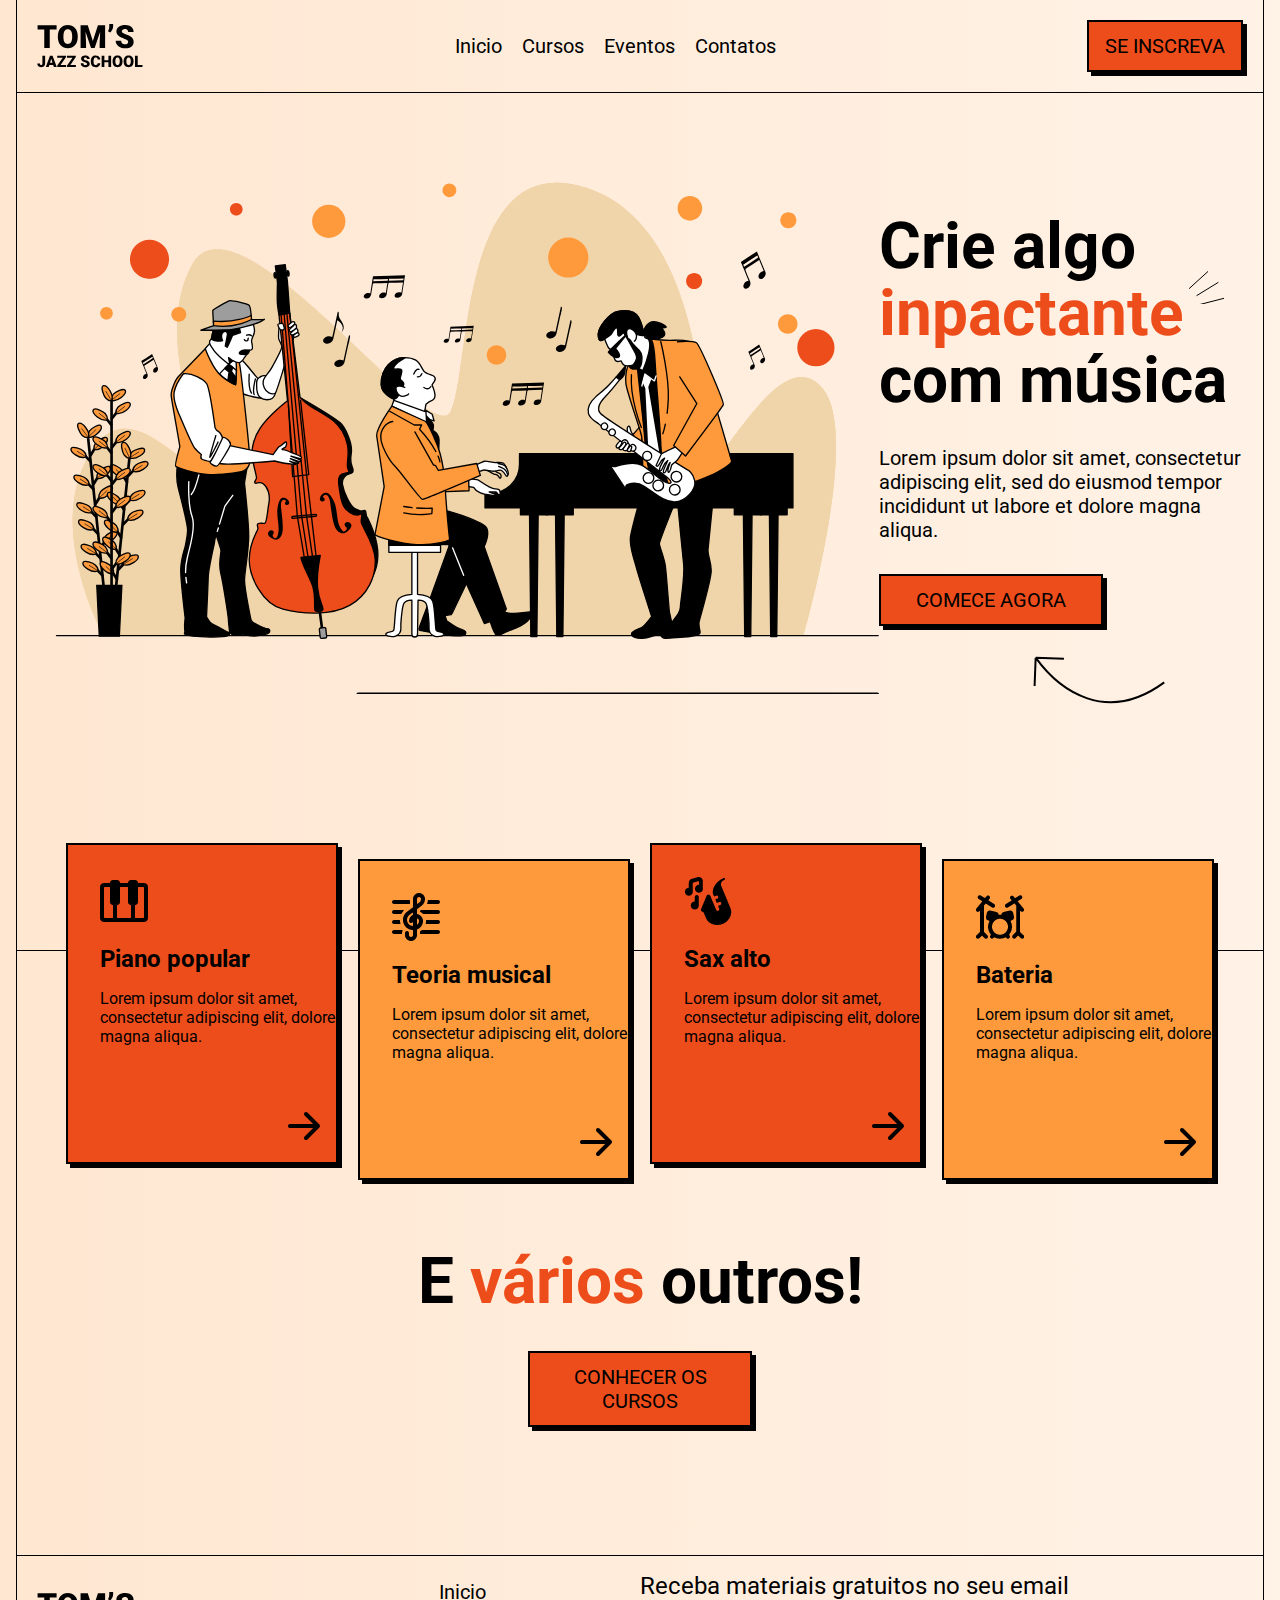
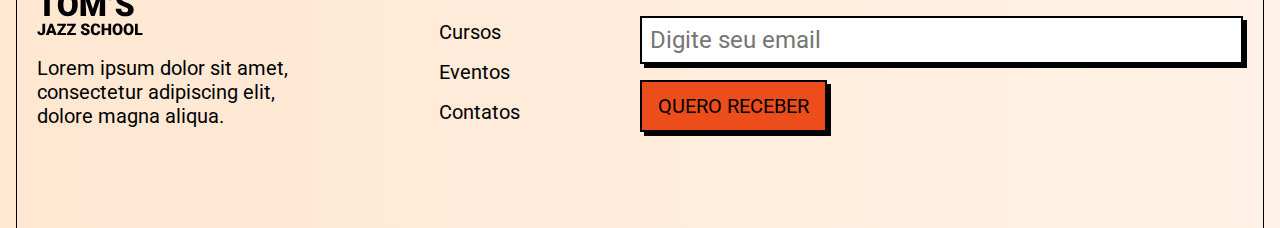
<file: index.html>
<!DOCTYPE html>
<html lang="en">
<head>
    <meta charset="UTF-8">
    <meta name="viewport" content="width=device-width, initial-scale=1.0">
    <title>Tom's Jazz School</title>
    <link rel="stylesheet" href="style.css">
</head>
<body>
    <header>
        <div class="container">
            <img src="img/logo.svg" alt="Tom's Jazz School">
            <nav>
                <a href="">Inicio</a>
                <a href="">Cursos</a>
                <a href="">Eventos</a>
                <a href="">Contatos</a>
            </nav>
            <a href="" class="buttom mt-1 mb-1 mx-auto">Se inscreva</a>
        </div>
    </header>

    <main>
        <section class="hero-section">
            <div class="container row-reverse">
                <img src="img/hero-img.svg" alt="Banda de jazz tocando">
                <div>
                    <h1 class="mt-2">Crie algo <span class="text-primary decoration">inpactante</span> com música</h1>
                    <p class="mt-2 mb-2">Lorem ipsum dolor sit amet, consectetur adipiscing elit, sed do eiusmod tempor incididunt ut labore et dolore magna aliqua.</p>
                    <a href="" class="buttom">Comece agora</a>
                </div>
            </div>
        </section>

        <section class="courses-section">
            <div class="cards">
                <article class="card">
                    <img src="img/piano.png" alt="ícones de teclas de piano">
                    <strong>Piano popular</strong>
                    <p>Lorem ipsum dolor sit amet, consectetur adipiscing elit, dolore magna aliqua.</p>
                    <a href="">
                        <img src="img/arrow-right.svg" alt="Ir para página do curso">
                    </a>
                </article>
    
                <article class="card">
                    <img src="img/clef.png" alt="ícone da clave de sol">
                    <strong>Teoria musical</strong>
                    <p>Lorem ipsum dolor sit amet, consectetur adipiscing elit, dolore magna aliqua.</p>
                    <a href="">
                        <img src="img/arrow-right.svg" alt="Ir para página do curso">
                    </a>
                </article>
    
                <article class="card">
                    <img src="img/sax.png" alt="ícone de saxofone">
                    <strong>Sax alto</strong>
                    <p>Lorem ipsum dolor sit amet, consectetur adipiscing elit, dolore magna aliqua.</p>
                    <a href="">
                        <img src="img/arrow-right.svg" alt="Ir para página do curso">
                    </a>
                </article>
    
                <article class="card">
                    <img src="img/drums.png" alt="ícone de bateria">
                    <strong>Bateria</strong>
                    <p>Lorem ipsum dolor sit amet, consectetur adipiscing elit, dolore magna aliqua.</p>
                    <a href="">
                        <img src="img/arrow-right.svg" alt="Ir para página do curso">
                    </a>
                </article>
            </div>

            <h2 class="text-center">E <span class="text-primary">vários</span> outros!</h2>
            <a href="" class="buttom mt-2 mx-auto">Conhecer os cursos</a>
        </section>
    </main>

    <footer>
        <div class="container">
            <div class="about-column">
                <img src="img/logo.svg" alt="Tom's Jazz School" class="mt-1 mb-1">
                <p class="mb-2">Lorem ipsum dolor sit amet, consectetur adipiscing elit, dolore magna aliqua.</p>
            </div>
            
            <nav class="mb-2">
                <a href="">Inicio</a>
                <a href="">Cursos</a>
                <a href="">Eventos</a>
                <a href="">Contatos</a>
            </nav>

            <form action="" class="newsletter-form">
                <label for="email" class="mb-1">Receba materiais gratuitos no seu email</label>
                <input type="text" name="email" id="email" placeholder="Digite seu email" class="mb-1">
                <button class="buttom mb-2">Quero receber</button>
            </form>
        </div>
    </footer>
</body>
</html>
</file>
<file: style.css>
@import url('https://fonts.googleapis.com/css2?family=Roboto:ital,wght@0,100;0,300;0,400;0,500;0,700;0,900;1,100;1,300;1,400;1,500;1,700;1,900&display=swap');

* {
    box-sizing: border-box;
    margin: 0;
    padding: 0;
    font-family: 'Roboto', sans-serif;
}

:root {
    --color-primary: #ED4D1B;
    --colo-secondary: #FF9A3C;
    --color-black: #000;
    --color-white: #FFF;
}

body {
    background: linear-gradient(90deg, #FFE7D1 0%, #FFF2E6 100%);
    padding: 0 1rem;
}

header, .hero-section, .courses-section, footer {
    border-color: var(--color-black);
    border-style: solid;
    border-width: 0 1px 1px 1px;
    padding: 1.25rem;
}

header img {
    display: block;
    margin: 1rem auto;
}

header nav {
    display: grid;
    grid-template-columns: 1fr 1fr;
    margin: 1rem auto 0;
}

nav a {
    color: var(--color-black);
    font-size: 1.25rem;
    padding: .5rem;
    text-decoration: none;
}

header nav a:nth-child(2n-1){
    text-align: right;
}

.buttom {
    background-color: var(--color-primary);
    border: 2px solid var(--color-black);
    box-shadow: 4px 4px 0 var(--color-black);
    color: var(--color-black);
    display: block;
    font-size: 1.25rem;
    padding: .75rem 1rem;
    max-width: 14rem;
    text-align: center;
    text-decoration: none;
    text-transform: uppercase;
}

.hero-section {
    padding-right: 0;
    padding-bottom: 16rem;
}

.hero-section img {
    display: block;
    margin: 1.25rem 0 0 auto;
    max-width: 100%;
}

h1 {
   font-size: 3rem;
   line-height: 105%; 
}

h2 {
    font-size: 2.5rem;
}

.hero-section p {
    font-size: 1.25rem;
    padding-right: 1.25rem;
}

.hero-section .buttom {
    position: relative;
}

.hero-section .buttom::after {
    content: '';
    background: url(img/arrow-curve.svg);
    position: absolute;
    top: 5rem;
    right: -4rem;
    height: 48px;
    width: 132px;
}

.decoration {
    display: block;
    position: relative; 
}

.decoration::after {
    content: '';
    background: url(img/three-dashes.svg);
    position: absolute;
    top: -0.75rem;
    height: 36px;
    width: 40px;
}

.courses-section {
    padding-bottom: 8rem;
}

.cards {
    display: flex;
    flex-direction: column;
    align-items: start;
    gap: 1.25rem;
    margin-top: -8rem;
    margin-bottom: 4rem;
}

.card {
    background-color: var(--color-primary);
    border: 2px solid var(--color-black);
    box-shadow: 4px 4px 0 var(--color-black);
    max-width: 17rem;
    padding: 2rem 0 0 2rem;
}

.card:nth-child(2n) {
    align-self: end;
    background-color: var(--colo-secondary);
}

.card strong {
    display: block;
    font-size: 1.5rem;
    margin: 1rem 0;
}

.card a {
    display: block;
    margin: 3rem 0 0 auto;
    width: fit-content;
}

footer {
    border-bottom: 0;
    padding: 1rem 1.25rem 4rem;
}

footer nav a {
    display: block;
    padding-left: 0;
}

.newsletter-form label {
    display: block;
    font-size: 1.5rem;
}

.newsletter-form input {
    border: 2px solid var(--color-black);
    box-shadow: 4px 4px 0 var(--color-black);
    font-size: 1.5rem;
    padding: 0.5rem;
    width: 100%;
}

.mt-1 {
    margin-top: 1rem;
}

.mt-2 {
    margin-top: 2rem;
}

.mb-1 {
    margin-bottom: 1rem;
}

.mb-2 {
    margin-bottom: 2rem;
}

.mx-auto {
    margin-left: auto;
    margin-right: auto;
}

.text-primary {
    color: var(--color-primary);
}

.text-center {
    text-align: center;
}

@media screen and (min-width: 40rem) {
    header nav {
        display: block;
        text-align: center;
    }

    .cards {
        flex-direction: row;
        flex-wrap: wrap;
        justify-content: center;
    }

    .card:nth-child(2n) {
        margin-top: 1rem;
    }
}

@media screen and (min-width: 48rem) {
    header div {
        display: flex;
        align-items: center;
        justify-content: space-between;
    }

    header img, header nav, header .buttom {
        margin: 0;
    }
}

@media screen and (min-width: 72rem) {
    h1, h2 {
        font-size: 4rem;
    }
    
    .container {
        display: flex;
        align-items: center;
        margin: 0 auto;
        max-width: 72rem;
    }

    .container .row-reverse {
        flex-direction: row-reverse;
    }

    .about-column {
        flex: 2;
    }

    .about-column p {
        font-size: 1.25rem;
        max-width: 16rem;
    }

    footer nav {
        flex: 1;
    }

    .newsletter-form {
        flex: 3;
    }
}

@media screen and (min-width: 80rem) {
    .container {
        max-width: 80rem;
    }
}
</file>
